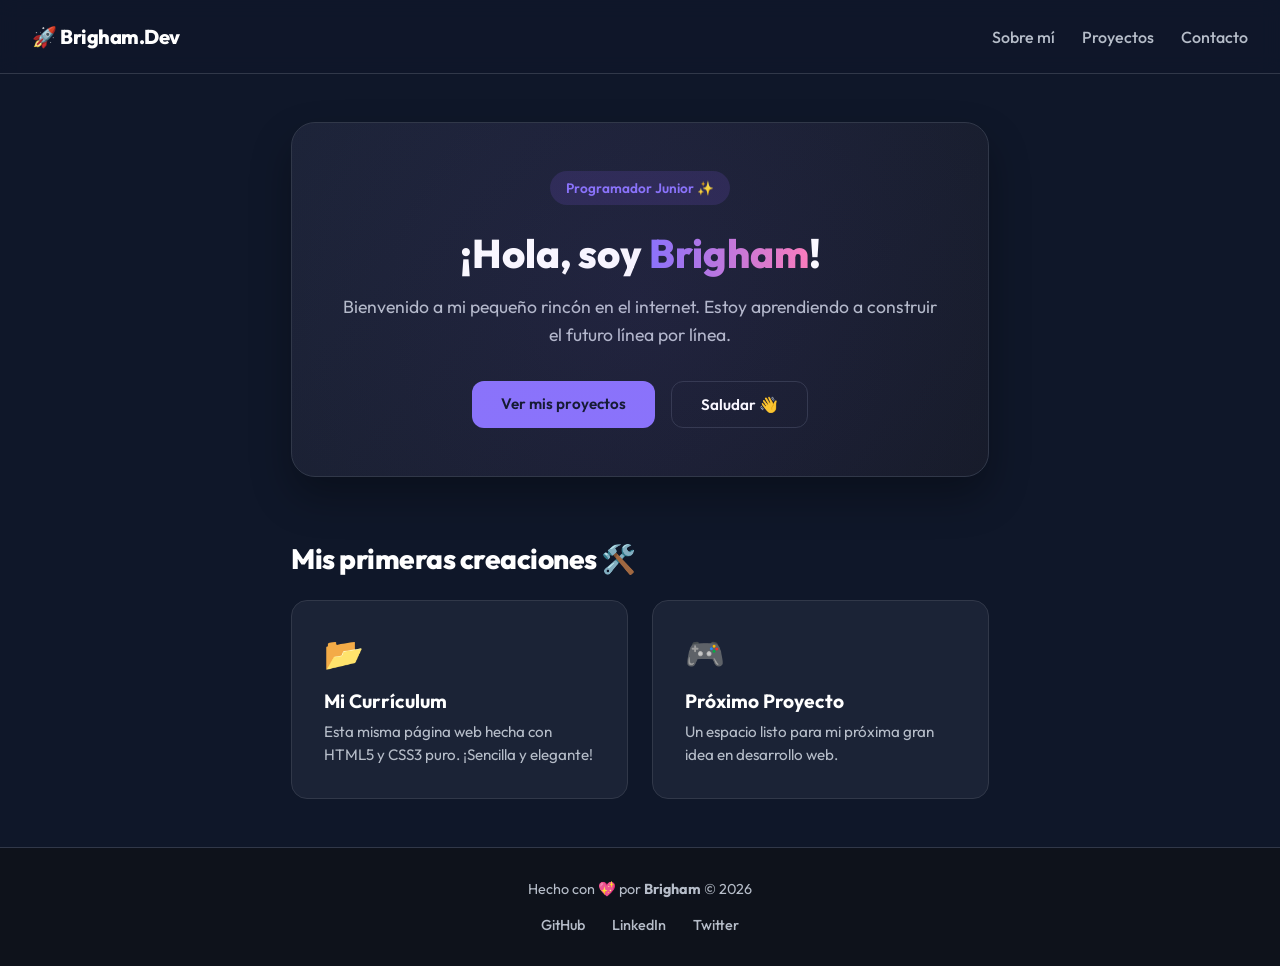
<file: index.html>
<!DOCTYPE html>
<html lang="es">
<head>
    <meta charset="UTF-8">
    <meta name="viewport" content="width=device-width, initial-scale=1.0">
    <title>El increíble mundo de Brigham | Mi Primer HTML</title>
    <!-- Importamos una tipografía muy bonita y moderna llamada 'Outfit' desde Google Fonts -->
    <link rel="preconnect" href="https://fonts.googleapis.com">
    <link rel="preconnect" href="https://fonts.gstatic.com" crossorigin>
    <link href="https://fonts.googleapis.com/css2?family=Outfit:wght@300;400;600;800&display=swap" rel="stylesheet">
    <!-- Conectamos nuestro archivo de estilos CSS (la ropa de nuestra página) -->
    <link rel="stylesheet" href="style.css">
</head>
<body>

    <!-- CABECERA DE LA PÁGINA (El sombrero o la parte superior visible) -->
    <header class="main-header">
        <div class="logo">🚀 Brigham.Dev</div>
        <nav class="navigation">
            <a href="#sobre-mi">Sobre mí</a>
            <a href="proyectos.html">Proyectos</a>
            <a href="#contacto">Contacto</a>
        </nav>
    </header>

    <!-- EL CUERPO PRINCIPAL (El torso de la página, donde está el contenido importante) -->
    <main class="main-content">
        
        <!-- Tarjeta de bienvenida o Hero Section -->
        <section class="hero-card" id="sobre-mi">
            <div class="badge">Programador Junior ✨</div>
            <h1>¡Hola, soy <span>Brigham</span>!</h1>
            <p class="subtitle">Bienvenido a mi pequeño rincón en el internet. Estoy aprendiendo a construir el futuro línea por línea.</p>
            <div class="buttons">
                <a href="proyectos.html" class="btn btn-primary">Ver mis proyectos</a>
                <a href="#contacto" class="btn btn-secondary">Saludar 👋</a>
            </div>
        </section>

        <!-- Sección de Proyectos -->
        <section class="projects-section" id="proyectos">
            <h2>Mis primeras creaciones 🛠️</h2>
            <div class="projects-grid">
                <div class="project-card">
                    <div class="project-icon">📂</div>
                    <h3>Mi Currículum</h3>
                    <p>Esta misma página web hecha con HTML5 y CSS3 puro. ¡Sencilla y elegante!</p>
                </div>
                <div class="project-card">
                    <div class="project-icon">🎮</div>
                    <h3>Próximo Proyecto</h3>
                    <p>Un espacio listo para mi próxima gran idea en desarrollo web.</p>
                </div>
            </div>
        </section>

    </main>

    <!-- EL PIE DE PÁGINA (Los zapatos o la parte final) -->
    <footer class="main-footer" id="contacto">
        <p>Hecho con 💖 por <strong>Brigham</strong> &copy; 2026</p>
        <div class="social-links">
            <a href="#">GitHub</a>
            <a href="#">LinkedIn</a>
            <a href="#">Twitter</a>
        </div>
    </footer>

</body>
</html>
</file>
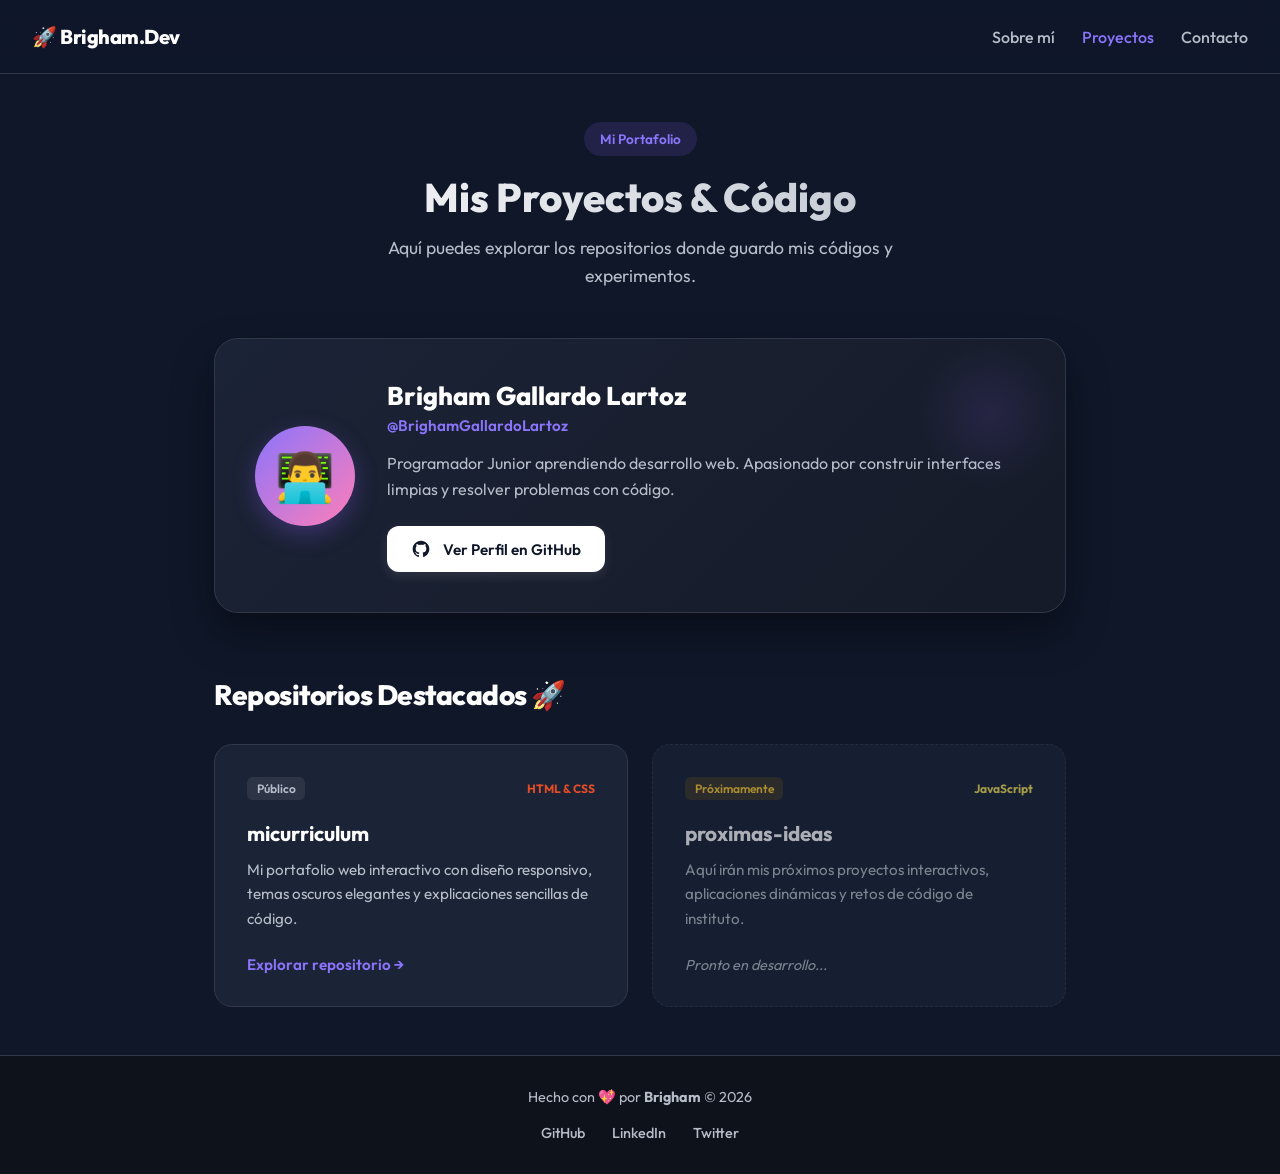
<file: proyectos.html>
<!DOCTYPE html>
<html lang="es">
<head>
    <meta charset="UTF-8">
    <meta name="viewport" content="width=device-width, initial-scale=1.0">
    <title>Proyectos | Brigham.Dev</title>
    <!-- Importamos la misma tipografía bonita -->
    <link rel="preconnect" href="https://fonts.googleapis.com">
    <link rel="preconnect" href="https://fonts.gstatic.com" crossorigin>
    <link href="https://fonts.googleapis.com/css2?family=Outfit:wght@300;400;600;800&display=swap" rel="stylesheet">
    <!-- Conectamos el archivo CSS exclusivo para la sección de proyectos -->
    <link rel="stylesheet" href="proyectos.css">
</head>
<body>

    <!-- CABECERA (Consistente con la página principal, pero con enlace de regreso) -->
    <header class="main-header">
        <div class="logo">🚀 <a href="index.html" class="logo-link">Brigham.Dev</a></div>
        <nav class="navigation">
            <a href="index.html#sobre-mi">Sobre mí</a>
            <a href="proyectos.html" class="active">Proyectos</a>
            <a href="index.html#contacto">Contacto</a>
        </nav>
    </header>

    <!-- CUERPO DE PROYECTOS -->
    <main class="projects-container">
        
        <!-- Encabezado de la página -->
        <header class="projects-hero">
            <span class="badge">Mi Portafolio</span>
            <h1>Mis Proyectos & Código</h1>
            <p>Aquí puedes explorar los repositorios donde guardo mis códigos y experimentos.</p>
        </header>

        <!-- Tarjeta del Perfil de GitHub (Atractiva y visual) -->
        <section class="github-profile-card">
            <div class="profile-layout">
                <div class="profile-avatar">
                    <!-- Icono genial estilo coder -->
                    <span class="avatar-emoji">👨‍💻</span>
                </div>
                <div class="profile-info">
                    <h2>Brigham Gallardo Lartoz</h2>
                    <p class="username">@BrighamGallardoLartoz</p>
                    <p class="bio">Programador Junior aprendiendo desarrollo web. Apasionado por construir interfaces limpias y resolver problemas con código.</p>
                    <a href="https://github.com/BrighamGallardoLartoz" target="_blank" class="btn btn-github">
                        <svg class="github-icon" viewBox="0 0 24 24" width="20" height="20">
                            <path fill="currentColor" d="M12 2C6.477 2 2 6.477 2 12c0 4.42 2.865 8.166 6.839 9.489.5.092.682-.217.682-.482 0-.237-.008-.866-.013-1.7-2.782.603-3.369-1.34-3.369-1.34-.454-1.156-1.11-1.464-1.11-1.464-.908-.62.069-.608.069-.608 1.003.07 1.531 1.03 1.531 1.03.892 1.529 2.341 1.087 2.91.831.092-.646.35-1.086.636-1.336-2.22-.253-4.555-1.11-4.555-4.943 0-1.091.39-1.984 1.029-2.683-.103-.253-.446-1.27.098-2.647 0 0 .84-.269 2.75 1.025A9.564 9.564 0 0112 6.844c.85.004 1.705.115 2.504.337 1.909-1.294 2.747-1.025 2.747-1.025.546 1.377.203 2.394.1 2.647.64.699 1.028 1.592 1.028 2.683 0 3.842-2.339 4.687-4.566 4.935.359.309.678.919.678 1.852 0 1.336-.012 2.415-.012 2.743 0 .267.18.579.688.481C19.137 20.162 22 16.418 22 12c0-5.523-4.477-10-10-10z"/>
                        </svg>
                        Ver Perfil en GitHub
                    </a>
                </div>
            </div>
        </section>

        <!-- Listado de Proyectos Destacados -->
        <section class="repos-section">
            <h2>Repositorios Destacados 🚀</h2>
            <div class="repos-grid">
                
                <!-- Repositorio 1 -->
                <div class="repo-card">
                    <div class="repo-header">
                        <span class="repo-tag">Público</span>
                        <span class="repo-lang html">HTML & CSS</span>
                    </div>
                    <h3>micurriculum</h3>
                    <p>Mi portafolio web interactivo con diseño responsivo, temas oscuros elegantes y explicaciones sencillas de código.</p>
                    <a href="https://github.com/BrighamGallardoLartoz/micurriculum" target="_blank" class="repo-link">Explorar repositorio &rarr;</a>
                </div>

                <!-- Repositorio 2 (Placeholder o futuros proyectos) -->
                <div class="repo-card disabled">
                    <div class="repo-header">
                        <span class="repo-tag pending">Próximamente</span>
                        <span class="repo-lang js">JavaScript</span>
                    </div>
                    <h3>proximas-ideas</h3>
                    <p>Aquí irán mis próximos proyectos interactivos, aplicaciones dinámicas y retos de código de instituto.</p>
                    <span class="repo-link-disabled">Pronto en desarrollo...</span>
                </div>

            </div>
        </section>

    </main>

    <!-- PIE DE PÁGINA (Consistente con index.html) -->
    <footer class="main-footer">
        <p>Hecho con 💖 por <strong>Brigham</strong> &copy; 2026</p>
        <div class="social-links">
            <a href="https://github.com/BrighamGallardoLartoz" target="_blank">GitHub</a>
            <a href="#">LinkedIn</a>
            <a href="#">Twitter</a>
        </div>
    </footer>

</body>
</html>
</file>
<file: style.css>
/* ----------------------------------------------------
   SISTEMA DE ESTILOS DE LA PÁGINA (La ropa de Brigham)
   ---------------------------------------------------- */

/* 1. CONFIGURACIÓN GENERAL Y VARIABLES (El clóset de colores) */
:root {
    /* Usamos colores HSL para que sean modernos y suaves */
    --bg-base: hsl(222, 47%, 11%);       /* Fondo oscuro súper premium */
    --bg-card: hsl(223, 33%, 16%);       /* Fondo para las tarjetas */
    --accent: hsl(250, 95%, 72%);        /* Color brillante (Violeta neón) */
    --accent-hover: hsl(250, 95%, 80%);  /* Violeta más claro al pasar el mouse */
    --text-primary: hsl(0, 0%, 100%);    /* Texto blanco principal */
    --text-secondary: hsl(218, 15%, 75%);/* Texto gris claro para detalles */
    --border-color: hsl(223, 20%, 24%);   /* Bordes finos y elegantes */
    --font-main: 'Outfit', sans-serif;   /* La tipografía que importamos */
}

/* Reinicio de márgenes para tener control total */
* {
    margin: 0;
    padding: 0;
    box-sizing: border-box;
}

html {
    scroll-behavior: smooth;
    font-family: var(--font-main);
    background-color: var(--bg-base);
    color: var(--text-primary);
}

body {
    min-height: 100vh;
    display: flex;
    flex-direction: column;
    justify-content: space-between;
}

/* 2. LA CABECERA (Header) */
.main-header {
    display: flex;
    justify-content: space-between;
    align-items: center;
    padding: 1.5rem 2rem;
    border-bottom: 1px solid var(--border-color);
    background-color: rgba(15, 23, 42, 0.8);
    backdrop-filter: blur(10px); /* Efecto vidrio empañado */
    position: sticky;
    top: 0;
    z-index: 100;
}

.logo {
    font-size: 1.25rem;
    font-weight: 800;
    color: var(--text-primary);
    letter-spacing: -0.5px;
}

.navigation a {
    color: var(--text-secondary);
    text-decoration: none;
    margin-left: 1.5rem;
    font-weight: 500;
    transition: color 0.3s ease;
}

.navigation a:hover {
    color: var(--accent); /* Cambia de color cuando pasas el ratón por encima */
}

/* 3. EL CUERPO PRINCIPAL (Main & Sections) */
.main-content {
    max-width: 900px;
    margin: 3rem auto;
    padding: 0 1.5rem;
    flex-grow: 1; /* Esto hace que el cuerpo ocupe todo el espacio sobrante */
}

/* La Tarjeta Hero (Bienvenida) */
.hero-card {
    background: linear-gradient(135deg, var(--bg-card) 0%, hsl(223, 30%, 12%) 100%);
    border: 1px solid var(--border-color);
    border-radius: 24px;
    padding: 3rem;
    text-align: center;
    box-shadow: 0 20px 40px rgba(0, 0, 0, 0.3);
    margin-bottom: 4rem;
    position: relative;
    overflow: hidden;
}

/* Un pequeño adorno brillante de fondo */
.hero-card::before {
    content: '';
    position: absolute;
    top: -50%;
    left: -50%;
    width: 200%;
    height: 200%;
    background: radial-gradient(circle, rgba(139, 92, 246, 0.08) 0%, transparent 60%);
    pointer-events: none;
}

.badge {
    background-color: rgba(139, 92, 246, 0.15);
    color: var(--accent);
    padding: 0.5rem 1rem;
    border-radius: 99px;
    font-size: 0.85rem;
    font-weight: 600;
    display: inline-block;
    margin-bottom: 1.5rem;
}

.hero-card h1 {
    font-size: 2.5rem;
    font-weight: 800;
    line-height: 1.2;
    margin-bottom: 1rem;
}

.hero-card h1 span {
    background: linear-gradient(to right, var(--accent), #ff7eb9);
    -webkit-background-clip: text;
    -webkit-text-fill-color: transparent; /* Hace que el nombre tenga un degradado hermoso */
}

.subtitle {
    color: var(--text-secondary);
    font-size: 1.1rem;
    line-height: 1.6;
    max-width: 600px;
    margin: 0 auto 2rem auto;
}

.buttons {
    display: flex;
    justify-content: center;
    gap: 1rem;
}

.btn {
    padding: 0.8rem 1.8rem;
    border-radius: 12px;
    text-decoration: none;
    font-weight: 600;
    font-size: 0.95rem;
    transition: all 0.3s ease;
}

.btn-primary {
    background-color: var(--accent);
    color: hsl(222, 47%, 11%);
}

.btn-primary:hover {
    background-color: var(--accent-hover);
    transform: translateY(-2px); /* Pequeño salto arriba */
}

.btn-secondary {
    border: 1px solid var(--border-color);
    color: var(--text-primary);
}

.btn-secondary:hover {
    background-color: rgba(255, 255, 255, 0.05);
    transform: translateY(-2px);
}

/* Grid de proyectos */
.projects-section h2 {
    font-size: 1.75rem;
    font-weight: 800;
    margin-bottom: 1.5rem;
    letter-spacing: -0.5px;
}

.projects-grid {
    display: grid;
    grid-template-columns: repeat(auto-fit, minmax(280px, 1fr));
    gap: 1.5rem;
}

.project-card {
    background-color: var(--bg-card);
    border: 1px solid var(--border-color);
    border-radius: 16px;
    padding: 2rem;
    transition: all 0.3s ease;
}

.project-card:hover {
    transform: translateY(-5px);
    border-color: var(--accent);
    box-shadow: 0 10px 20px rgba(139, 92, 246, 0.1);
}

.project-icon {
    font-size: 2rem;
    margin-bottom: 1rem;
}

.project-card h3 {
    font-size: 1.2rem;
    margin-bottom: 0.5rem;
}

.project-card p {
    color: var(--text-secondary);
    font-size: 0.95rem;
    line-height: 1.5;
}

/* 4. EL PIE DE PÁGINA (Footer) */
.main-footer {
    border-top: 1px solid var(--border-color);
    padding: 2rem;
    text-align: center;
    background-color: hsl(223, 30%, 8%);
}

.main-footer p {
    color: var(--text-secondary);
    font-size: 0.9rem;
    margin-bottom: 1rem;
}

.social-links a {
    color: var(--text-secondary);
    text-decoration: none;
    margin: 0 0.75rem;
    font-size: 0.9rem;
    font-weight: 500;
    transition: color 0.3s ease;
}

.social-links a:hover {
    color: var(--accent);
}
</file>
<file: proyectos.css>
/* ----------------------------------------------------
   ESTILOS DE LA PÁGINA DE PROYECTOS (proyectos.css)
   ---------------------------------------------------- */

:root {
    --bg-base: hsl(222, 47%, 11%);       
    --bg-card: hsl(223, 33%, 16%);       
    --accent: hsl(250, 95%, 72%);        
    --accent-hover: hsl(250, 95%, 80%);  
    --text-primary: hsl(0, 0%, 100%);    
    --text-secondary: hsl(218, 15%, 75%);
    --border-color: hsl(223, 20%, 24%);   
    --font-main: 'Outfit', sans-serif;
}

* {
    margin: 0;
    padding: 0;
    box-sizing: border-box;
}

html {
    scroll-behavior: smooth;
    font-family: var(--font-main);
    background-color: var(--bg-base);
    color: var(--text-primary);
}

body {
    min-height: 100vh;
    display: flex;
    flex-direction: column;
    justify-content: space-between;
}

/* 1. CABECERA (Header) */
.main-header {
    display: flex;
    justify-content: space-between;
    align-items: center;
    padding: 1.5rem 2rem;
    border-bottom: 1px solid var(--border-color);
    background-color: rgba(15, 23, 42, 0.8);
    backdrop-filter: blur(10px);
    position: sticky;
    top: 0;
    z-index: 100;
}

.logo-link {
    color: var(--text-primary);
    text-decoration: none;
    transition: color 0.3s;
}

.logo-link:hover {
    color: var(--accent);
}

.logo {
    font-size: 1.25rem;
    font-weight: 800;
    letter-spacing: -0.5px;
}

.navigation a {
    color: var(--text-secondary);
    text-decoration: none;
    margin-left: 1.5rem;
    font-weight: 500;
    transition: color 0.3s ease;
}

.navigation a:hover,
.navigation a.active {
    color: var(--accent);
}

/* 2. CUERPO DE PROYECTOS (Contenedor) */
.projects-container {
    max-width: 900px;
    margin: 3rem auto;
    padding: 0 1.5rem;
    flex-grow: 1;
}

/* Hero de Proyectos */
.projects-hero {
    text-align: center;
    margin-bottom: 3rem;
}

.badge {
    background-color: rgba(139, 92, 246, 0.15);
    color: var(--accent);
    padding: 0.5rem 1rem;
    border-radius: 99px;
    font-size: 0.85rem;
    font-weight: 600;
    display: inline-block;
    margin-bottom: 1rem;
}

.projects-hero h1 {
    font-size: 2.5rem;
    font-weight: 800;
    margin-bottom: 0.75rem;
    background: linear-gradient(to right, #fff, var(--text-secondary));
    -webkit-background-clip: text;
    -webkit-text-fill-color: transparent;
}

.projects-hero p {
    color: var(--text-secondary);
    font-size: 1.1rem;
    max-width: 600px;
    margin: 0 auto;
    line-height: 1.6;
}

/* Tarjeta Perfil de GitHub */
.github-profile-card {
    background: linear-gradient(135deg, var(--bg-card) 0%, hsl(223, 30%, 12%) 100%);
    border: 1px solid var(--border-color);
    border-radius: 24px;
    padding: 2.5rem;
    margin-bottom: 4rem;
    box-shadow: 0 20px 40px rgba(0, 0, 0, 0.4);
    position: relative;
    overflow: hidden;
}

.github-profile-card::after {
    content: '';
    position: absolute;
    top: 0;
    right: 0;
    width: 150px;
    height: 150px;
    background: radial-gradient(circle, rgba(139, 92, 246, 0.12) 0%, transparent 70%);
    pointer-events: none;
}

.profile-layout {
    display: flex;
    gap: 2rem;
    align-items: center;
}

@media (max-width: 650px) {
    .profile-layout {
        flex-direction: column;
        text-align: center;
    }
}

.profile-avatar {
    width: 100px;
    height: 100px;
    background: linear-gradient(135deg, var(--accent) 0%, #ff7eb9 100%);
    border-radius: 50%;
    display: flex;
    justify-content: center;
    align-items: center;
    flex-shrink: 0;
    box-shadow: 0 8px 24px rgba(139, 92, 246, 0.3);
}

.avatar-emoji {
    font-size: 3rem;
}

.profile-info h2 {
    font-size: 1.6rem;
    margin-bottom: 0.25rem;
    font-weight: 800;
}

.username {
    color: var(--accent);
    font-weight: 600;
    margin-bottom: 1rem;
    font-size: 0.95rem;
}

.bio {
    color: var(--text-secondary);
    line-height: 1.6;
    margin-bottom: 1.5rem;
    font-size: 1rem;
}

/* Botón de Github */
.btn-github {
    display: inline-flex;
    align-items: center;
    gap: 0.75rem;
    background-color: var(--text-primary);
    color: var(--bg-base);
    text-decoration: none;
    padding: 0.8rem 1.5rem;
    border-radius: 12px;
    font-weight: 600;
    font-size: 0.95rem;
    transition: all 0.3s ease;
    box-shadow: 0 4px 12px rgba(255, 255, 255, 0.1);
}

.btn-github:hover {
    transform: translateY(-2px);
    background-color: var(--accent);
    color: var(--bg-base);
    box-shadow: 0 8px 20px rgba(139, 92, 246, 0.3);
}

.github-icon {
    display: inline-block;
}

/* Sección de Repositorios */
.repos-section h2 {
    font-size: 1.75rem;
    font-weight: 800;
    margin-bottom: 2rem;
    letter-spacing: -0.5px;
}

.repos-grid {
    display: grid;
    grid-template-columns: repeat(auto-fit, minmax(320px, 1fr));
    gap: 1.5rem;
}

.repo-card {
    background-color: var(--bg-card);
    border: 1px solid var(--border-color);
    border-radius: 18px;
    padding: 2rem;
    display: flex;
    flex-direction: column;
    justify-content: space-between;
    transition: all 0.3s ease;
    position: relative;
}

.repo-card:hover {
    transform: translateY(-5px);
    border-color: var(--accent);
    box-shadow: 0 12px 24px rgba(139, 92, 246, 0.08);
}

.repo-header {
    display: flex;
    justify-content: space-between;
    align-items: center;
    margin-bottom: 1.25rem;
}

.repo-tag {
    font-size: 0.75rem;
    font-weight: 600;
    padding: 0.25rem 0.6rem;
    border-radius: 6px;
    background-color: rgba(255, 255, 255, 0.08);
    color: var(--text-secondary);
}

.repo-tag.pending {
    background-color: rgba(245, 158, 11, 0.15);
    color: hsl(45, 100%, 60%);
}

.repo-lang {
    font-size: 0.75rem;
    font-weight: 700;
}

.repo-lang.html {
    color: #e34c26; /* Color HTML */
}

.repo-lang.js {
    color: #f1e05a; /* Color JS */
}

.repo-card h3 {
    font-size: 1.3rem;
    font-weight: 700;
    margin-bottom: 0.75rem;
    color: var(--text-primary);
}

.repo-card p {
    color: var(--text-secondary);
    font-size: 0.95rem;
    line-height: 1.6;
    margin-bottom: 1.5rem;
    flex-grow: 1;
}

.repo-link {
    color: var(--accent);
    text-decoration: none;
    font-weight: 600;
    font-size: 0.95rem;
    transition: color 0.2s;
    align-self: flex-start;
}

.repo-link:hover {
    color: var(--accent-hover);
}

/* Tarjeta deshabilitada */
.repo-card.disabled {
    opacity: 0.65;
    border-style: dashed;
}

.repo-card.disabled:hover {
    transform: none;
    border-color: var(--border-color);
    box-shadow: none;
}

.repo-link-disabled {
    color: var(--text-secondary);
    font-size: 0.9rem;
    font-style: italic;
}

/* 3. PIE DE PÁGINA (Footer) */
.main-footer {
    border-top: 1px solid var(--border-color);
    padding: 2rem;
    text-align: center;
    background-color: hsl(223, 30%, 8%);
}

.main-footer p {
    color: var(--text-secondary);
    font-size: 0.9rem;
    margin-bottom: 1rem;
}

.social-links a {
    color: var(--text-secondary);
    text-decoration: none;
    margin: 0 0.75rem;
    font-size: 0.9rem;
    font-weight: 500;
    transition: color 0.3s ease;
}

.social-links a:hover {
    color: var(--accent);
}
</file>
